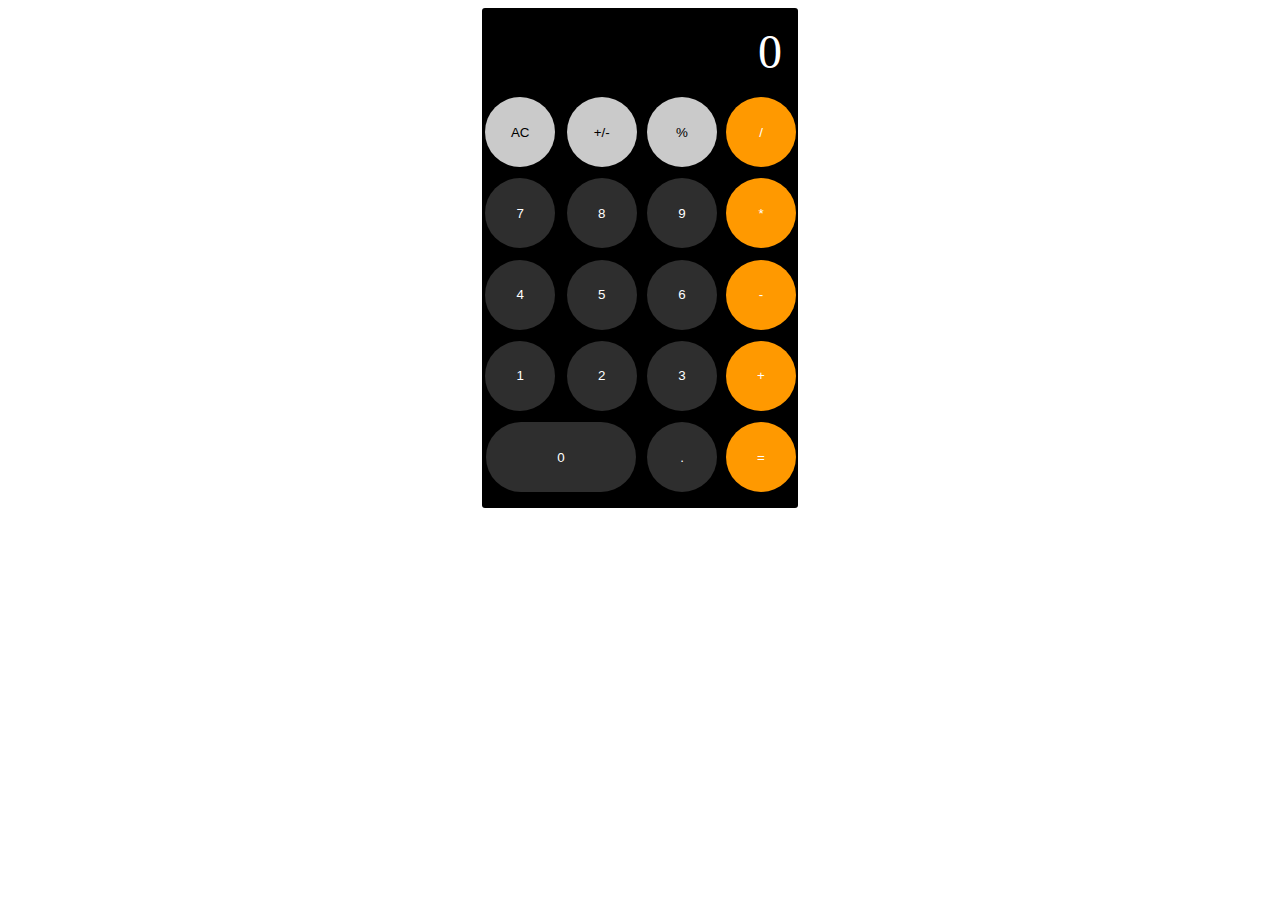
<file: calculator/index.html>
<!DOCTYPE html>
<html lang="en">
<head>
    <meta charset="UTF-8">
    <meta name="viewport" content="width=device-width, initial-scale=1.0">
    <link rel="stylesheet" href="style.css">
    <title>Document</title>
</head>
<body>
    <div class="container">
        <div id="result"></div>
        <div class="btn-box">
            <button class="btn reset utilities" onclick="clearDisplay()">AC</button>
            <button class="btn sign utilities" onclick="toggleSign()">+/-</button>
            <button class="btn percentage utilities" onclick="appendPercentage()">%</button>
            <button class="btn div operator" onclick="appendOperator('/')">/</button>
            <button class="btn seven" onclick="appendNumber('7')"> 7</button>
            <button class="btn eight" onclick="appendNumber('8')">8</button>
            <button class="btn nine" onclick="appendNumber('9')">9</button>
            <button class="btn mult operator" onclick="appendOperator('*')">*</button>
            <button class="btn four" onclick="appendNumber('4')">4</button>
            <button class="btn five" onclick="appendNumber('5')">5</button>
            <button class="btn six" onclick="appendNumber('6')">6</button>
            <button class="btn sub operator" onclick="appendOperator('-')">-</button>
            <button class="btn one" onclick="appendNumber('1')">1</button>
            <button class="btn two" onclick="appendNumber('2')">2</button>
            <button class="btn three" onclick="appendNumber('3')">3</button>
            <button class="btn add operator" onclick="appendOperator('+')">+</button>
            <button class="btn zero" onclick="appendNumber('0')">0</button>
            <button class="btn dot" onclick="appendDecimal()">.</button>
            <button class="btn equal operator" onclick="calculate()">=</button>
        </div>
    </div>
 <script src="script.js"></script>   
</body>
</html>
</file>
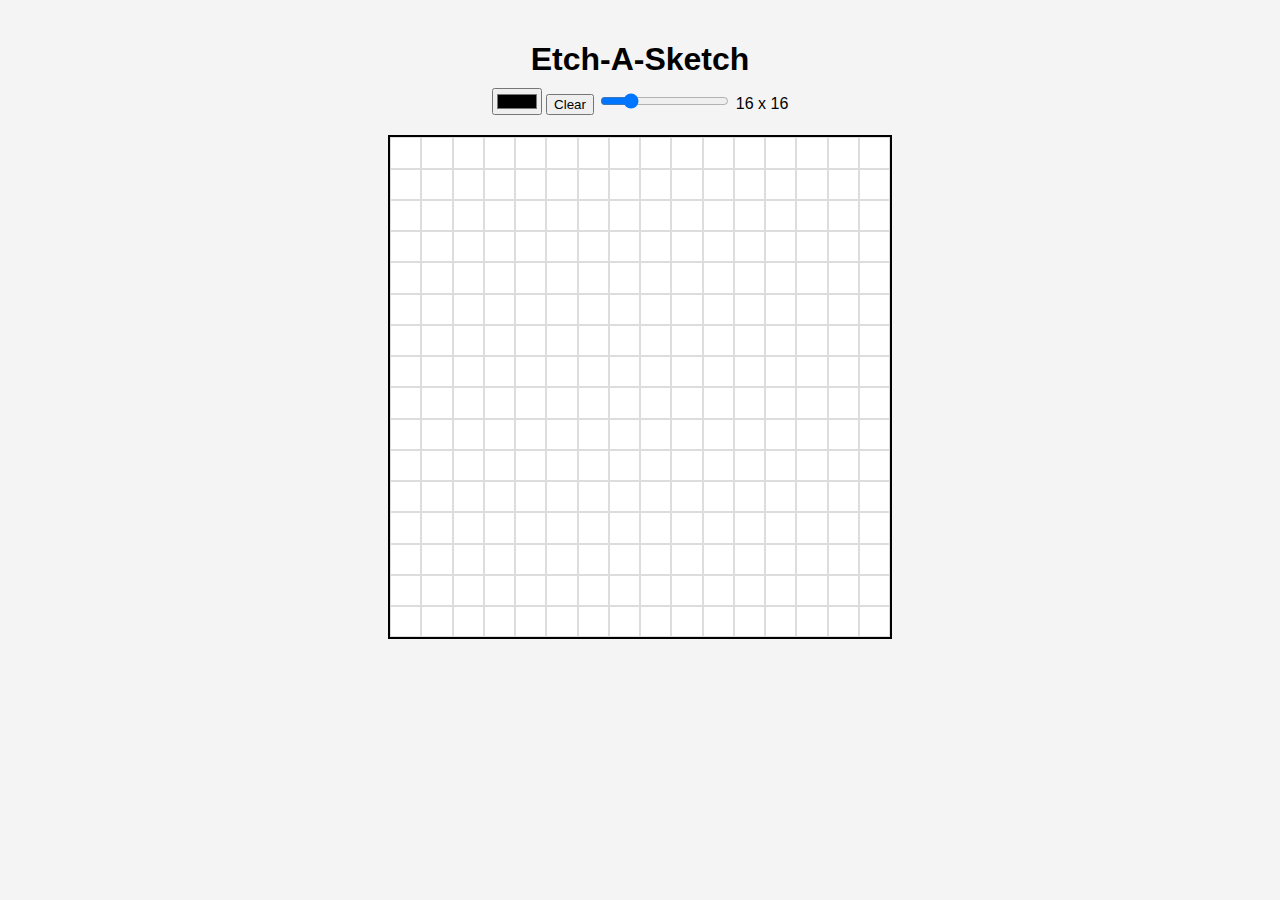
<file: Etch-A-Sketch/index.html>
<!DOCTYPE html>
<html lang="en">
<head>
  <meta charset="UTF-8" />
  <meta name="viewport" content="width=device-width, initial-scale=1.0"/>
  <title>Etch-A-Sketch</title>
  <link rel="stylesheet" href="style.css" />
</head>
<body>
  <h1>Etch-A-Sketch</h1>

  <div class="controls">
    <input type="color" id="colorPicker" value="#000000" />
    <button id="clearBtn">Clear</button>
    <input type="range" id="gridSize" min="4" max="64" value="16" />
    <span id="gridSizeLabel">16 x 16</span>
  </div>

  <div id="gridContainer"></div>

  <script src="script.js"></script>
</body>
</html>
</file>
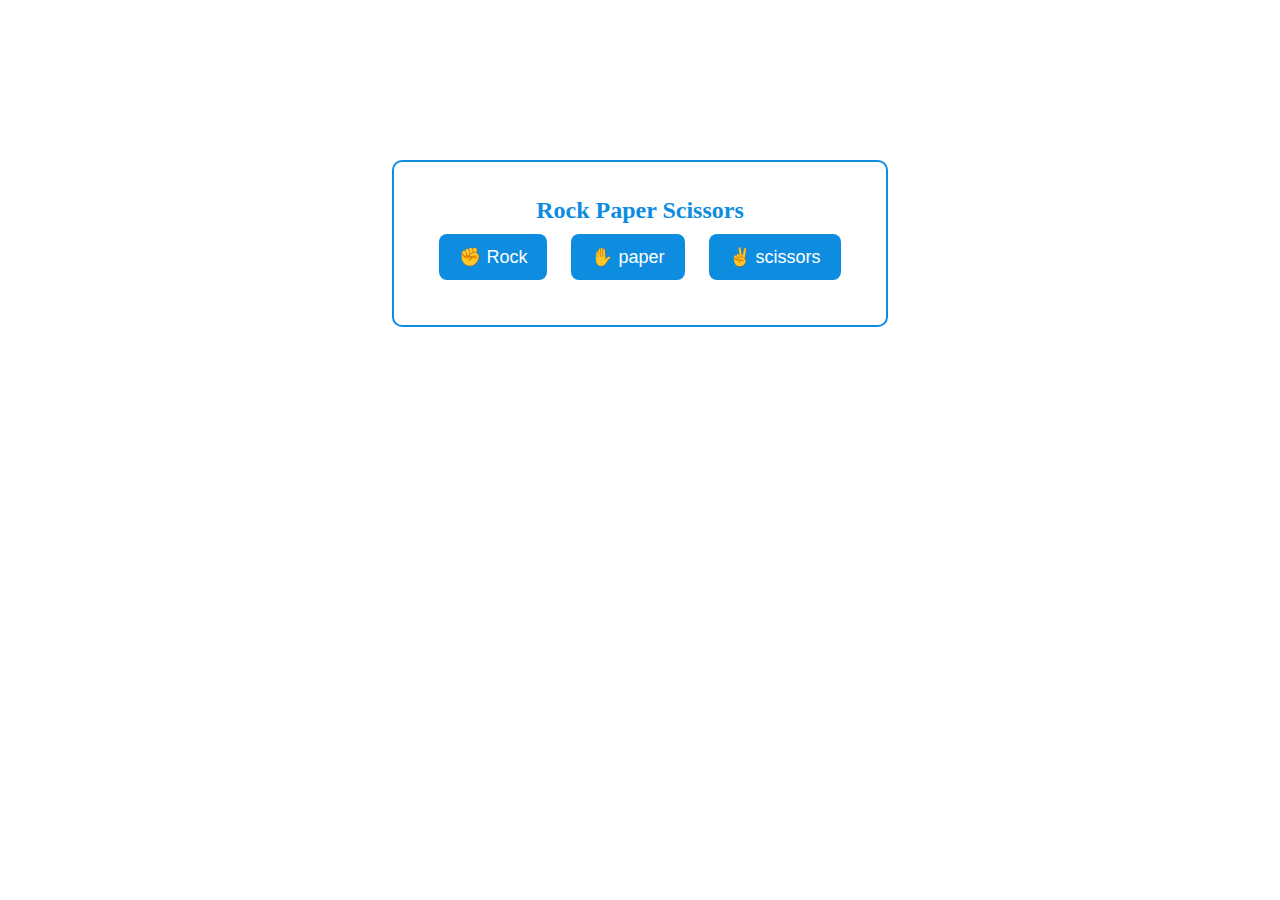
<file: rockpaperscissors/index.html>
<!DOCTYPE html>
<html lang="en">
<head>
    <meta charset="UTF-8">
    <meta name="viewport" content="width=device-width, initial-scale=1.0">
    <link rel="stylesheet" href="style.css">
    <title>Document</title>
</head>
<body>
    <div class="playerChoice">
        <h2>Rock Paper Scissors</h2>
        <button onclick="play('Rock')">✊ Rock</button>
        <button onclick="play('Paper')">✋ paper</button>
        <button onclick="play('Scissors')">✌ scissors</button>
    </div>
    <div id="result"></div>
    <script src="script.js"></script>
</body>
</html>
</file>
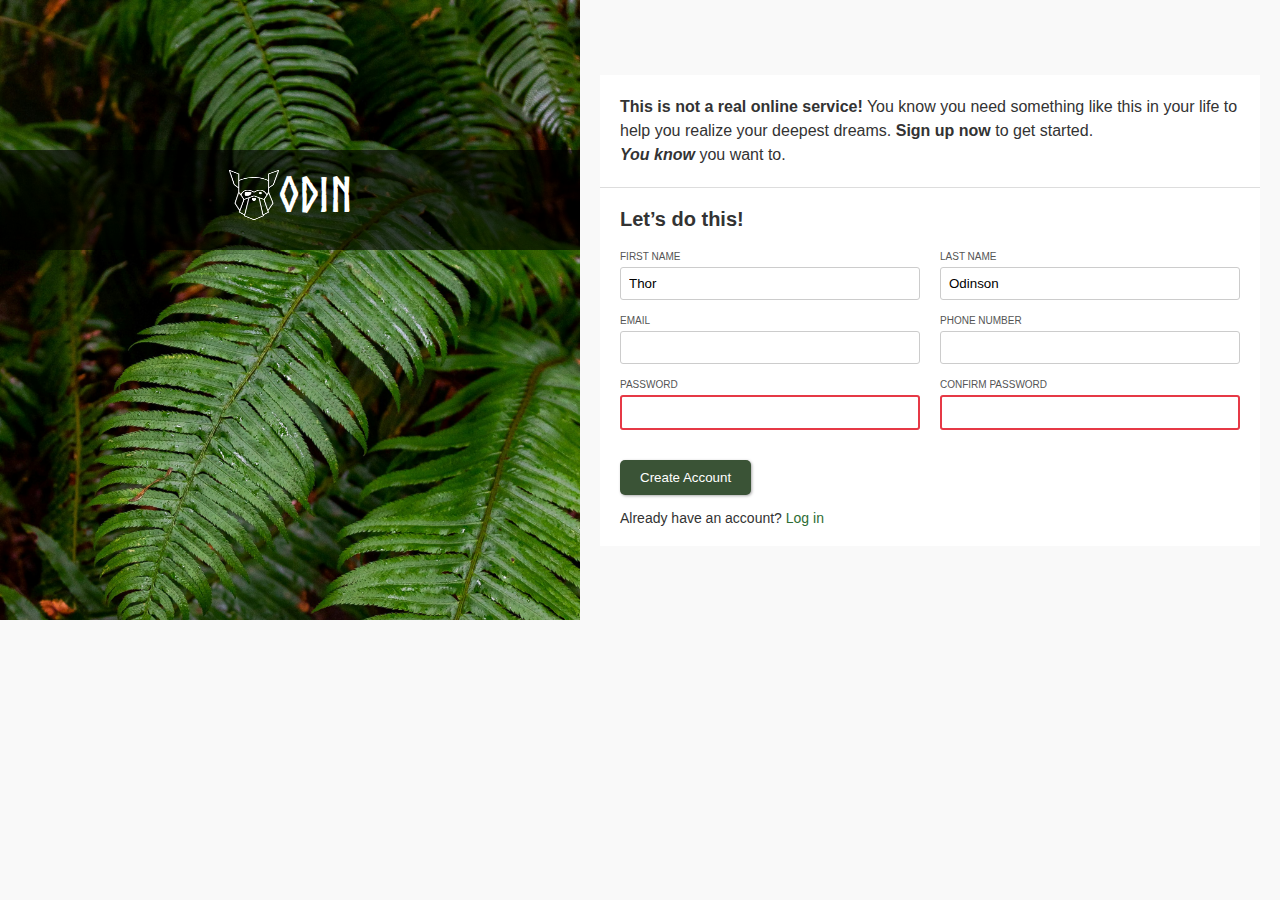
<file: theodinproject/index.html>
<!DOCTYPE html>
<html lang="en">
<head>
    <meta charset="UTF-8">
    <meta name="viewport" content="width=device-width, initial-scale=1.0">
    <title>Document</title>
    <link rel="stylesheet" href="style.css">
</head>
<body>
    <div class="main">
        <div class="left box">
            <div class="image-box">
                <div class="image">
                    <img src="../theodinproject/asset/odin-lined.png" alt="" srcset="">
                    <h3>ODIN</h3>
                </div>
            </div>
        </div>
       <div class="container">
    <section class="hero">
      <p><strong>This is not a real online service!</strong> You know you need something like this in your life to help you realize your deepest dreams. <strong>Sign up now</strong> to get started.</p>
      <p><strong><em>You know</em></strong> you want to.</p>
    </section>

    <section class="form-box">
      <h2>Let’s do this!</h2>
      <form>
        <div class="form-row">
          <div class="input-group">
            <label for="first-name">First Name</label>
            <input type="text" id="first-name" name="first-name" value="Thor" />
          </div>
          <div class="input-group">
            <label for="last-name">Last Name</label>
            <input type="text" id="last-name" name="last-name" value="Odinson" />
          </div>
        </div>

        <div class="form-row">
          <div class="input-group">
            <label for="email">Email</label>
            <input type="email" id="email" name="email" />
          </div>
          <div class="input-group">
            <label for="phone">Phone Number</label>
            <input type="tel" id="phone" name="phone" />
          </div>
        </div>

        <div class="form-row">
          <div class="input-group">
            <label for="password">Password</label>
            <input type="password" id="password" class="error" name="password" />
          </div>
          <div class="input-group">
            <label for="confirm-password">Confirm Password</label>
            <input type="password" id="confirm-password" class="error" name="confirm-password" />
          </div>
        </div>

        <button type="submit" class="create-button">Create Account</button>
      </form>
      <p class="login-link">Already have an account? <a href="#">Log in</a></p>
    </section>
  </div>
    </div>
</body>
</html>
</file>
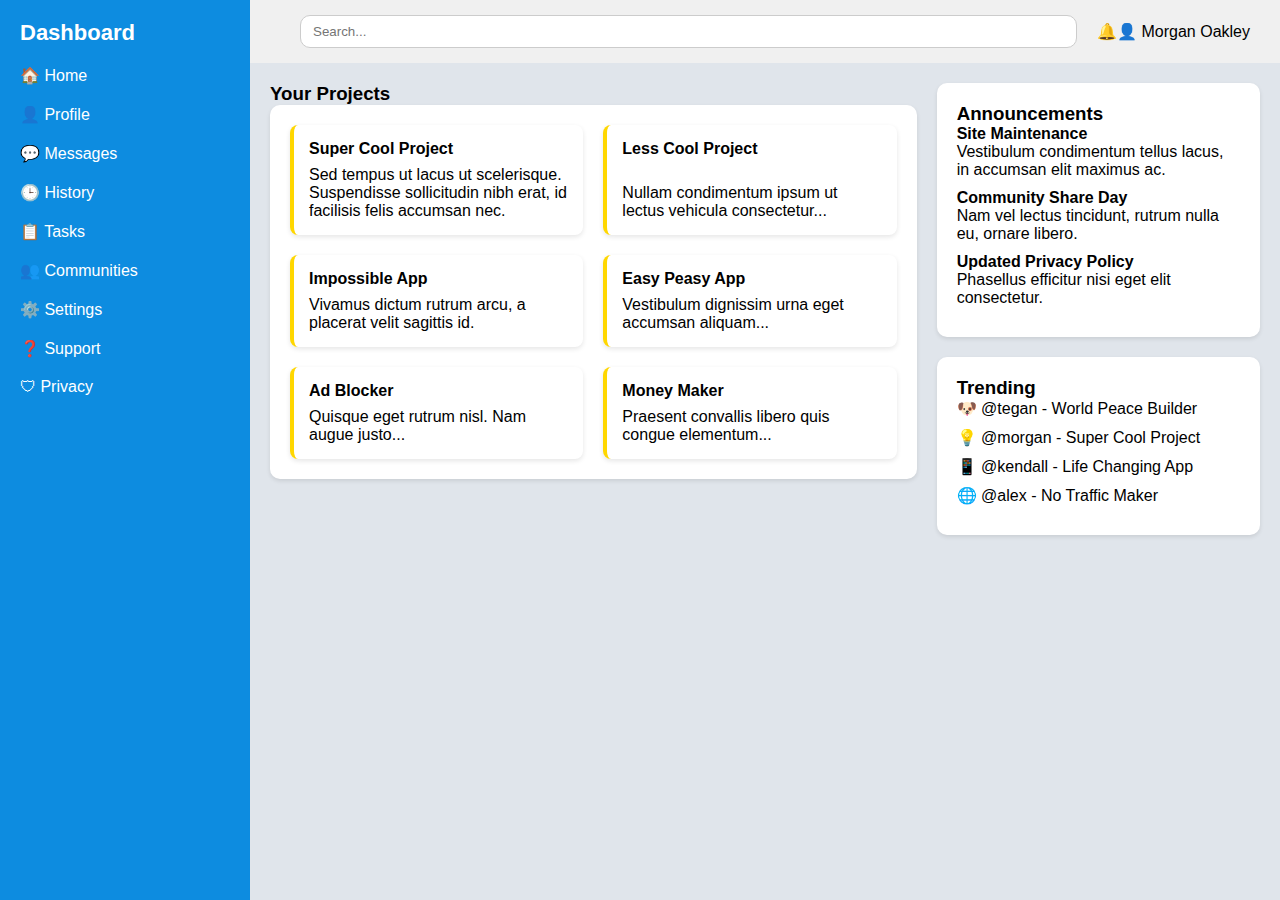
<file: theodinproject2/index.html>
<!DOCTYPE html>
<html lang="en">
<head>
  <meta charset="UTF-8">
  <meta name="viewport" content="width=device-width, initial-scale=1.0">
  <title>Dashboard</title>
  <style>
    * {
      box-sizing: border-box;
      margin: 0;
      padding: 0;
    }

    body {
      font-family: Arial, sans-serif;
      display: grid;
      grid-template-columns: 250px 1fr;
      grid-template-rows: auto 1fr;
      grid-template-areas: 
        "sidebar header"
        "sidebar main";
      height: 100vh;
    }

    .sidebar {
      grid-area: sidebar;
      background-color: #0d8ce0;
      color: white;
      padding: 20px;
      display: flex;
      flex-direction: column;
      gap: 20px;
    }

    .sidebar h2 {
      font-size: 22px;
    }

    .sidebar a {
      color: white;
      text-decoration: none;
      display: flex;
      align-items: center;
      gap: 10px;
    }

    .header {
      grid-area: header;
      display: flex;
      align-items: center;
      justify-content: space-between;
      padding: 15px 30px;
      background: #f0f0f0;
    }

    .header .search {
      flex: 1;
      margin: 0 20px;
      padding: 8px 12px;
      border-radius: 10px;
      border: 1px solid #ccc;
    }

    .main {
      grid-area: main;
      display: grid;
      grid-template-columns: 2fr 1fr;
      gap: 20px;
      padding: 20px;
      background: #e0e5eb;
    }

    .projects, .announcements, .trending {
      background: white;
      border-radius: 10px;
      padding: 20px;
      box-shadow: 0 2px 4px rgba(0,0,0,0.1);
    }

    .projects {
      display: grid;
      grid-template-columns: repeat(2, 1fr);
      gap: 20px;
    }

    .project-card {
      background: white;
      padding: 15px;
      border-radius: 8px;
      border-left: 4px solid gold;
      display: flex;
      flex-direction: column;
      justify-content: space-between;
      box-shadow: 0 2px 5px rgba(0,0,0,0.1);
    }

    .project-card h4 {
      margin-bottom: 8px;
    }

    .right-panel {
      display: flex;
      flex-direction: column;
      gap: 20px;
    }

    .announcement-item, .trending-item {
      margin-bottom: 10px;
    }

    .trending-item {
      display: flex;
      align-items: center;
      gap: 10px;
    }
  </style>
</head>
<body>
  <div class="sidebar">
    <h2>Dashboard</h2>
    <a href="#">🏠 Home</a>
    <a href="#">👤 Profile</a>
    <a href="#">💬 Messages</a>
    <a href="#">🕒 History</a>
    <a href="#">📋 Tasks</a>
    <a href="#">👥 Communities</a>
    <a href="#">⚙️ Settings</a>
    <a href="#">❓ Support</a>
    <a href="#">🛡 Privacy</a>
  </div>

  <div class="header">
    <input type="text" class="search" placeholder="Search...">
    <div>🔔</div>
    <div>👤 Morgan Oakley</div>
  </div>

  <div class="main">
    <div>
      <h3>Your Projects</h3>
      <div class="projects">
        <div class="project-card">
          <h4>Super Cool Project</h4>
          <p>Sed tempus ut lacus ut scelerisque. Suspendisse sollicitudin nibh erat, id facilisis felis accumsan nec.</p>
        </div>
        <div class="project-card">
          <h4>Less Cool Project</h4>
          <p>Nullam condimentum ipsum ut lectus vehicula consectetur...</p>
        </div>
        <div class="project-card">
          <h4>Impossible App</h4>
          <p>Vivamus dictum rutrum arcu, a placerat velit sagittis id.</p>
        </div>
        <div class="project-card">
          <h4>Easy Peasy App</h4>
          <p>Vestibulum dignissim urna eget accumsan aliquam...</p>
        </div>
        <div class="project-card">
          <h4>Ad Blocker</h4>
          <p>Quisque eget rutrum nisl. Nam augue justo...</p>
        </div>
        <div class="project-card">
          <h4>Money Maker</h4>
          <p>Praesent convallis libero quis congue elementum...</p>
        </div>
      </div>
    </div>

    <div class="right-panel">
      <div class="announcements">
        <h3>Announcements</h3>
        <div class="announcement-item">
          <strong>Site Maintenance</strong>
          <p>Vestibulum condimentum tellus lacus, in accumsan elit maximus ac.</p>
        </div>
        <div class="announcement-item">
          <strong>Community Share Day</strong>
          <p>Nam vel lectus tincidunt, rutrum nulla eu, ornare libero.</p>
        </div>
        <div class="announcement-item">
          <strong>Updated Privacy Policy</strong>
          <p>Phasellus efficitur nisi eget elit consectetur.</p>
        </div>
      </div>

      <div class="trending">
        <h3>Trending</h3>
        <div class="trending-item">🐶 @tegan - World Peace Builder</div>
        <div class="trending-item">💡 @morgan - Super Cool Project</div>
        <div class="trending-item">📱 @kendall - Life Changing App</div>
        <div class="trending-item">🌐 @alex - No Traffic Maker</div>
      </div>
    </div>
  </div>
</body>
</html>
</file>
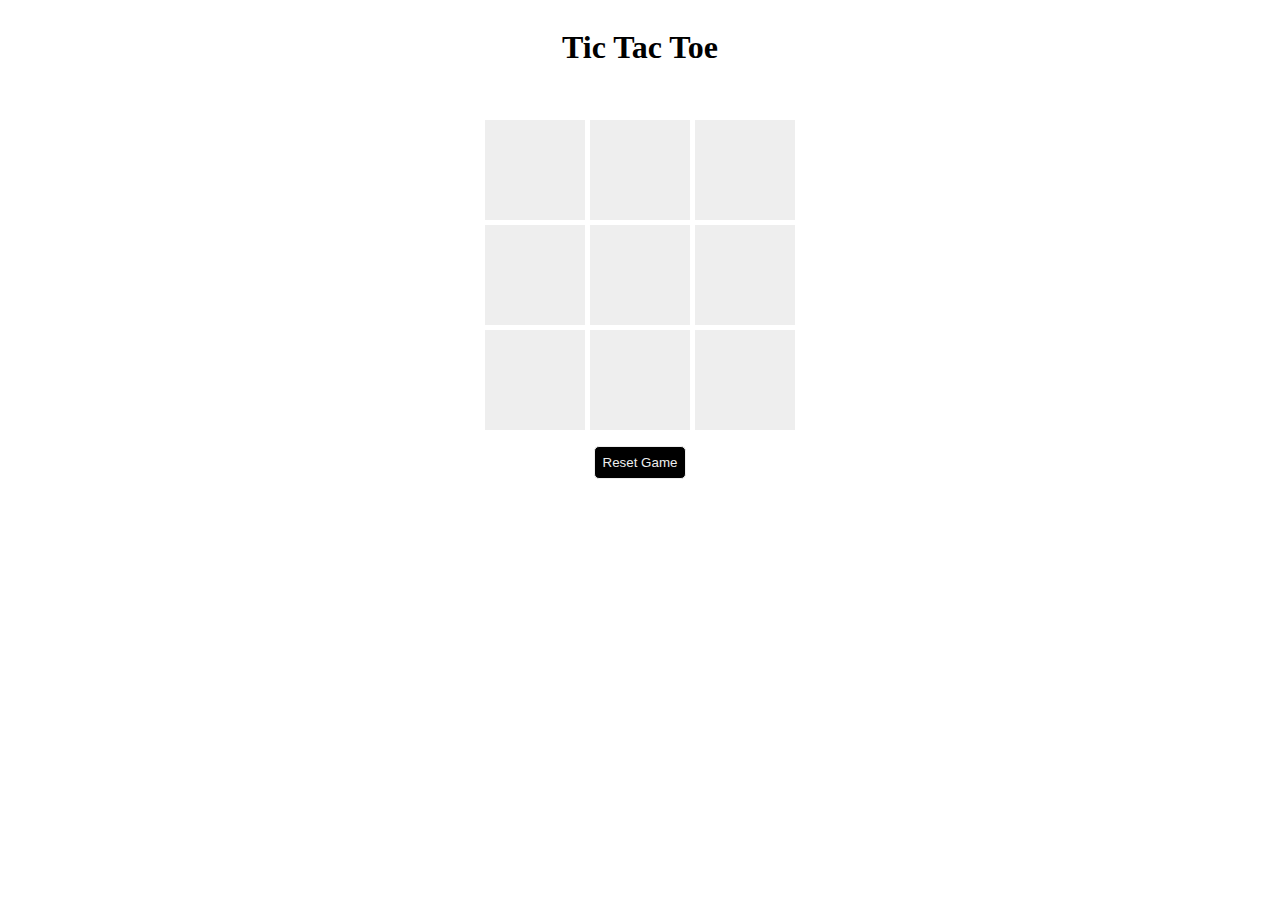
<file: tic tac toe/index.html>
<!DOCTYPE html>
<html lang="en">
<head>
  <meta charset="UTF-8" />
  <title>Tic Tac Toe</title>
  <style>
    #board {
      display: grid;
      grid-template-columns: repeat(3, 100px);
      grid-template-rows: repeat(3, 100px);
      gap: 5px;
      margin-bottom: 20px;
      margin: auto;
    }
    .cell {
      background: #eee;
      display: flex;
      align-items: center;
      justify-content: center;
      font-size: 2em;
      cursor: pointer;
    }
   body{
    display: flex;
    flex-direction: column;
    align-items: center;
    gap: 1rem;
   }
   #reset{
    padding: 8px;
    color: #eee;
    background: #000;
    border: 1px solid #eee;
    border-radius: 5px;
   }
   #reset:hover{
    color: #000;
    background: #eee;
    border: 1px solid #000;
   }
  </style>
</head>
<body>
  <h1>Tic Tac Toe</h1>
  <div class="result"></div>
  <div id="board"></div>
  <button id="reset">Reset Game</button>
  <script src="script.js"></script>
</body>
</html>
</file>
<file: calculator/style.css>
.container{
    display: grid;
    background: #000;
    padding: 0;
    width: 25%;
    margin: auto;
    height: 500px;
    border-radius: 3px;
}
.btn-box{
    display: grid;
    grid-template-areas: 
    "reset sign percentage div"
    "seven eight nine mult"
    "four five six sub"
    "one two three add"
    "zero zero  dot equal"
    ;
    gap: 5px;
    margin-bottom: .8rem;
}
#result{
    color: #fff;
    font-size: 3rem;
    text-align: right;
    margin: auto;
    /* width: 100%; */
    margin-right: 1rem;
}
.btn{
    color: #fff;
    background: #2e2e2e;
    border: none;
    border-radius: 50px;
    width: 70px;
    height: 70px;
    margin: auto;
    cursor: pointer;
}
.utilities{
    background: #cacaca;
    color: #000;
}
.operator{
    background: rgb(255, 153, 0);
}
.equal{
    grid-column: 4;
}
.dot{
    grid-column: 3;
}
.zero{
    grid-column: 1 / 3;
    width: 150px;
}

@media(max-width: 900px){
    .container{
        width: 80%;
    }
}
@media(max-width: 1000px){
    .container{
        width: 60%;
    }
}
@media(max-width: 300px){
    .container{
        width: 100%;
    }
}
</file>
<file: Etch-A-Sketch/style.css>
/* style.css */
body {
  font-family: sans-serif;
  text-align: center;
  background-color: #f4f4f4;
  margin: 0;
  padding: 20px;
}

h1 {
  margin-bottom: 10px;
}

.controls {
  margin-bottom: 20px;
}

#gridContainer {
  display: grid;
  margin: 0 auto;
  border: 2px solid #000;
  width: 500px;
  height: 500px;
}

.grid-square {
  border: 1px solid #ddd;
  background-color: white;
}
</file>
<file: rockpaperscissors/style.css>
*{
  box-sizing: border-box;
  margin: 0;
  padding: 0;
}
body{
  display: flex;
  flex-direction: column;
  align-items: center;
  margin-top: 10rem;
}
.playerChoice button {
  margin: 10px;
  padding: 12px 20px;
  font-size: 18px;
  cursor: pointer;
  border: none;
  border-radius: 8px;
  background-color: #0d8ce0;
  color: white;
}
#result {
  margin-top: 20px;
  font-size: 3rem;
}
.playerChoice {
  border: 2px solid #0d8ce0;
  padding: 35px;
  border-radius: 10px;
  text-align: center;
}
h2{
  color: #0d8ce0;
}
</file>
<file: theodinproject/style.css>
*{
    box-sizing: border-box;
    text-decoration: none;
    margin: 0;
    padding: 0;
}
@font-face {
    font-family: Norse;
    src: url(./asset/Norse-Bold.otf);
}
body {
  font-family: Arial, sans-serif;
  margin: 0;
  background: #f9f9f9;
  color: #333;
}
.main{
    display: flex;
    height: 620px;
    width: 100%;
}
.left{
    position: relative;
    background-image: url("./asset/halie-west-25xggax4bSA-unsplash.jpg");
    background-size: cover;
    color: #fff;
    width: 70%;
}
.image-box{
    position: absolute;
    top: 150px;
    justify-content: center;
    align-self: center;
    height: 100px;
    width: 100%;
    background: #0000009c;
}
.image-box img{
    width: 50px;
    height: 50px;
}
.image{
    display: flex;
    justify-content: center;
    margin-top: 20px;
}
h3{
    font-size: 3rem;
    font-family: Norse, sans-serif;
}

/* right side */

.container {
  max-width: 700px;
  margin: auto;
  padding: 20px;
}

.hero {
  background: white;
  padding: 20px;
  border-bottom: 1px solid #ddd;
}

.hero p {
  font-size: 16px;
  line-height: 1.5;
}

.form-box {
  background: #fff;
  padding: 20px;
  border-top: none;
}

h2 {
  font-size: 20px;
  margin-bottom: 20px;
}

.form-row {
  display: flex;
  gap: 20px;
  margin-bottom: 15px;
}

.input-group {
  flex: 1;
  display: flex;
  flex-direction: column;
}

label {
  font-size: 10px;
  text-transform: uppercase;
  margin-bottom: 5px;
  color: #555;
}

input {
  padding: 8px;
  border: 1px solid #ccc;
  border-radius: 3px;
  outline: none;
  transition: border-color 0.3s ease;
}

input:focus{
    border-color: #0693d4;
}
input.error {
  border: 2px solid #e63946;
}

.create-button {
  margin-top: 15px;
  padding: 10px 20px;
  background-color: #3a5336;
  color: white;
  border: none;
  border-radius: 5px;
  cursor: pointer;
  box-shadow: 1px 1px 3px #aaa;
}

.create-button:hover {
  background-color: #2f452b;
}

.login-link {
  margin-top: 15px;
  font-size: 14px;
}

.login-link a {
  color: #2e6d34;
  text-decoration: none;
}
</file>
